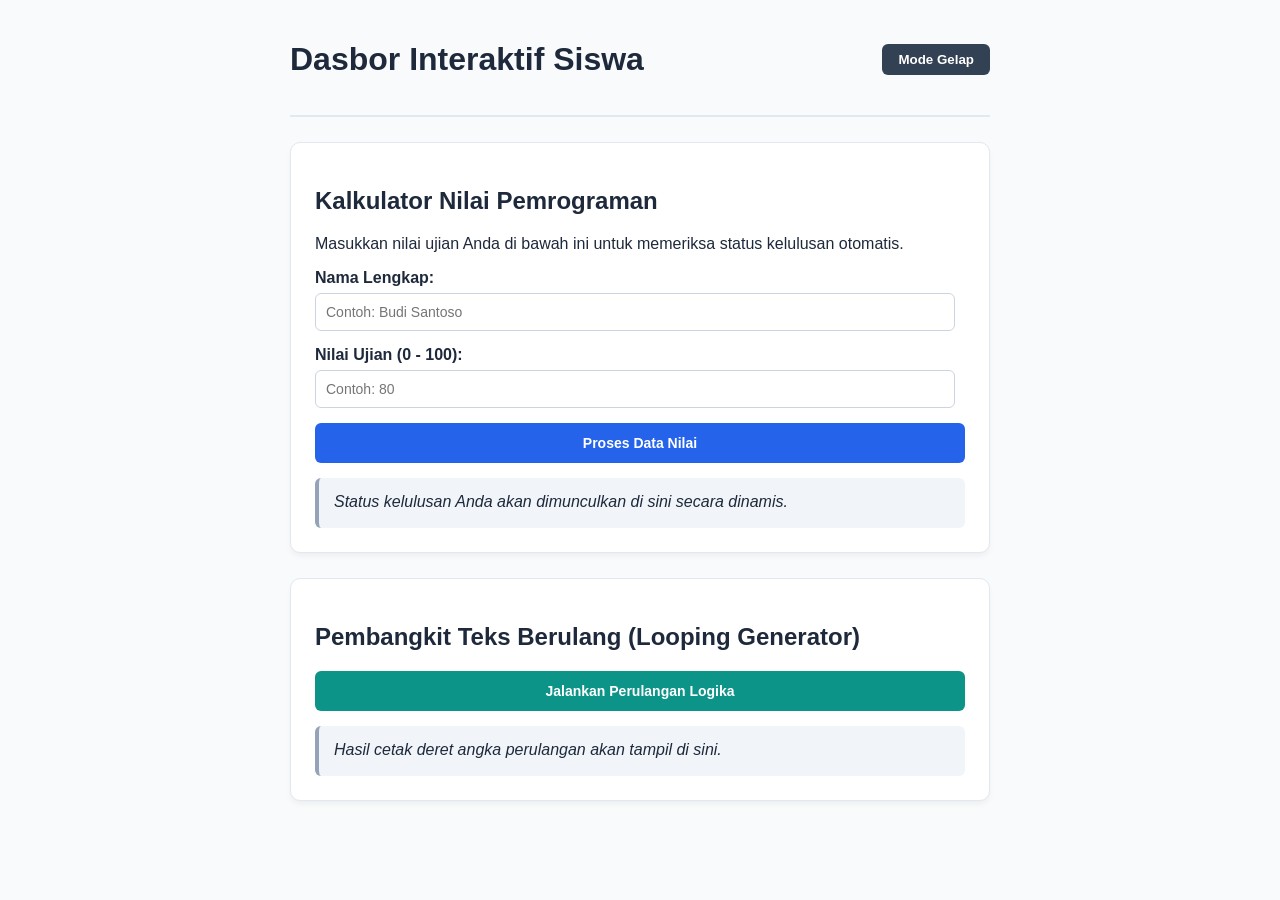
<file: EL X  TIP 1 PEMDAS/jobsheet 4/index.html>
<!DOCTYPE html>
<html lang="id">
<head>
    <meta charset="UTF-8">
    <meta name="viewport" content="width=device-width, initial-scale=1.0">
    <title>Web Interaktif JavaScript - X TIP</title>
    <link rel="stylesheet" href="style.css">
</head>
<body>
    <div class="main-container">
        <!-- Header Fitur Kontrol -->
        <header class="web-header">
            <h1>Dasbor Interaktif Siswa</h1>
            <button id="btn-togle" class="toggle-theme">Mode Gelap</button>
        </header>

        <!-- Kartu Fitur 1: Kalkulator Skor Kelulusan -->
        <section class="widget-card">
            <h2>Kalkulator Nilai Pemrograman</h2>
            <p>Masukkan nilai ujian Anda di bawah ini untuk memeriksa status kelulusan otomatis.</p>
            
            <div class="input-group">
                <label for="input-nama">Nama Lengkap:</label>
                <input type="text" id="input-nama" placeholder="Contoh: Budi Santoso">
            </div>
            <div class="input-group">
                <label for="input-nilai">Nilai Ujian (0 - 100):</label>
                <input type="number" id="input-nilai" placeholder="Contoh: 80">
            </div>
            <button id="btn-proses" class="action-btn">Proses Data Nilai</button>

            <!-- Area Output DOM -->
            <div id="box-hasil" class="result-box">
                Status kelulusan Anda akan dimunculkan di sini secara dinamis.
            </div>
        </section>

        <!-- Kartu Fitur 2: Simulasi Perulangan Logika -->
        <section class="widget-card">
            <h2>Pembangkit Teks Berulang (Looping Generator)</h2>
            <button id="btn-loop" class="action-btn variant-btn">Jalankan Perulangan Logika</button>
            <div id="box-loop" class="result-box">
                Hasil cetak deret angka perulangan akan tampil di sini.
            </div>
        </section>
    </div>
    <script src="script.js"></script>
</body>
</html>
</file>
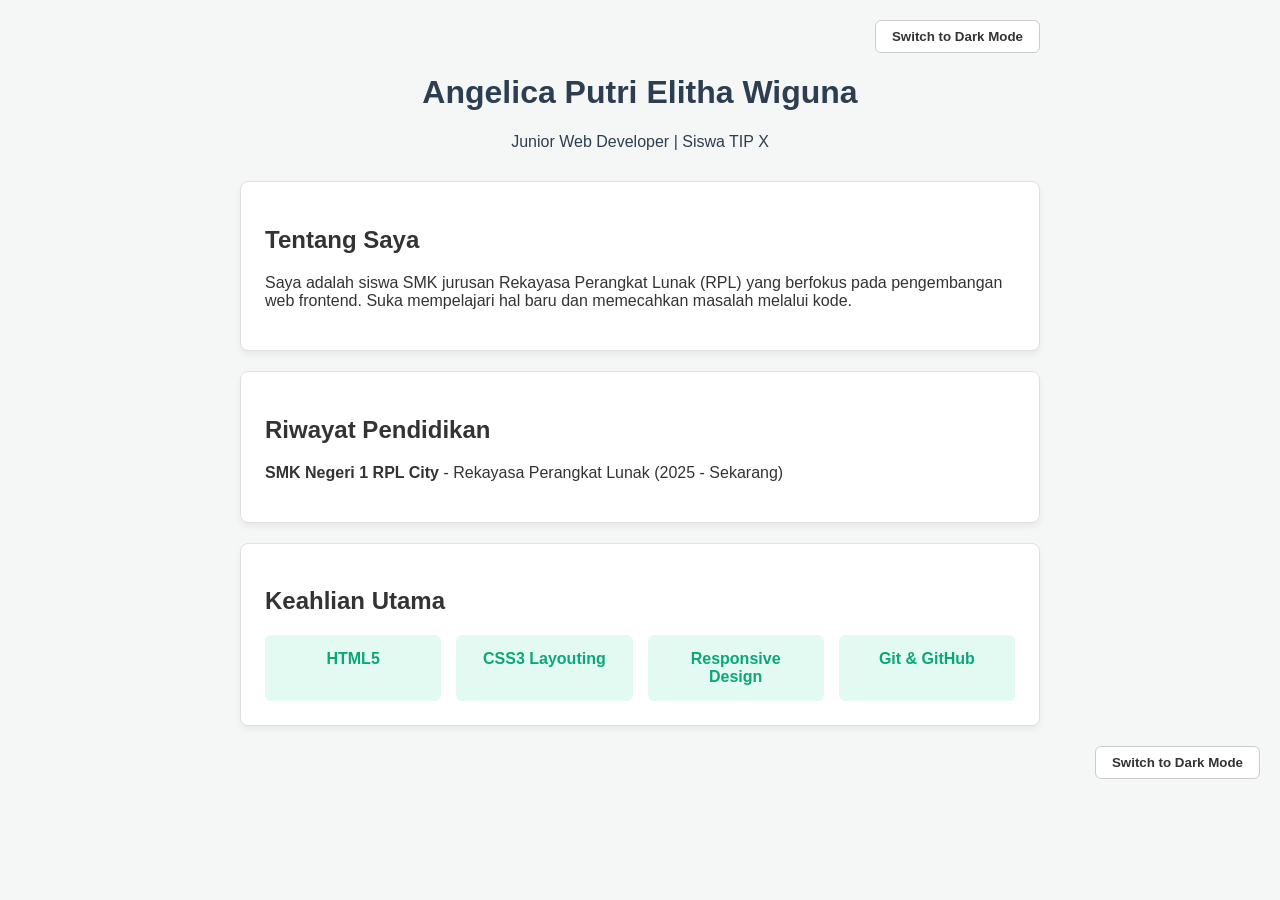
<file: EL X  TIP 1 PEMDAS/jobsheet 3/cv-css-project/index.html>
<!DOCTYPE html>
<html lang="id">

<head>
    <meta charset="UTF-8">
    <meta name="viewport" content="width=device-width, initial-scale=1.0">
    <!-- Title juga disesuaikan agar murid mengganti namanya -->
    <title>CV Online - Angelica Putri Elitha Wiguna</title>
    <link rel="stylesheet" href="style.css" />
</head>

<body>
    <div class="cv-container">
        <!-- Toggle Button untuk Tugas Mandiri Dark Mode -->
        <div class="toggle-container" style="text-align: right; margin-bottom: 20px;">
            <button class="btn-toggle" id="themeToggleBtn">Switch to Dark Mode</button>
        </div>

        <header class="cv-header">
            <!-- Instruksi penggantian nama untuk siswa -->
            <h1>Angelica Putri Elitha Wiguna</h1>
            <p>Junior Web Developer | Siswa TIP X</p>
        </header>

        <section class="cv-card">
            <h2>Tentang Saya</h2>
            <p>Saya adalah siswa SMK jurusan Rekayasa Perangkat Lunak (RPL) yang berfokus pada pengembangan web frontend. Suka mempelajari hal baru dan memecahkan masalah melalui kode.</p>
        </section>

        <section class="cv-card">
            <h2>Riwayat Pendidikan</h2>
            <p><strong>SMK Negeri 1 RPL City</strong> - Rekayasa Perangkat Lunak (2025 - Sekarang)</p>
        </section>

        <section class="cv-card">
            <h2>Keahlian Utama</h2>
            <div class="skills-container">
                <div class="skill-item">HTML5</div>
                <div class="skill-item">CSS3 Layouting</div>
                <div class="skill-item">Responsive Design</div>
                <div class="skill-item">Git & GitHub</div>
            </div>
        </section>
    </div>
    <div class="toggle-container" style="text-align: right; margin-bottom: 20px;">
    <button class="btn-toggle" id="themeToggleBtn">Switch to Dark Mode</button>
</div>
    <script src="script.js"></script>
</body>

</html>
</file>
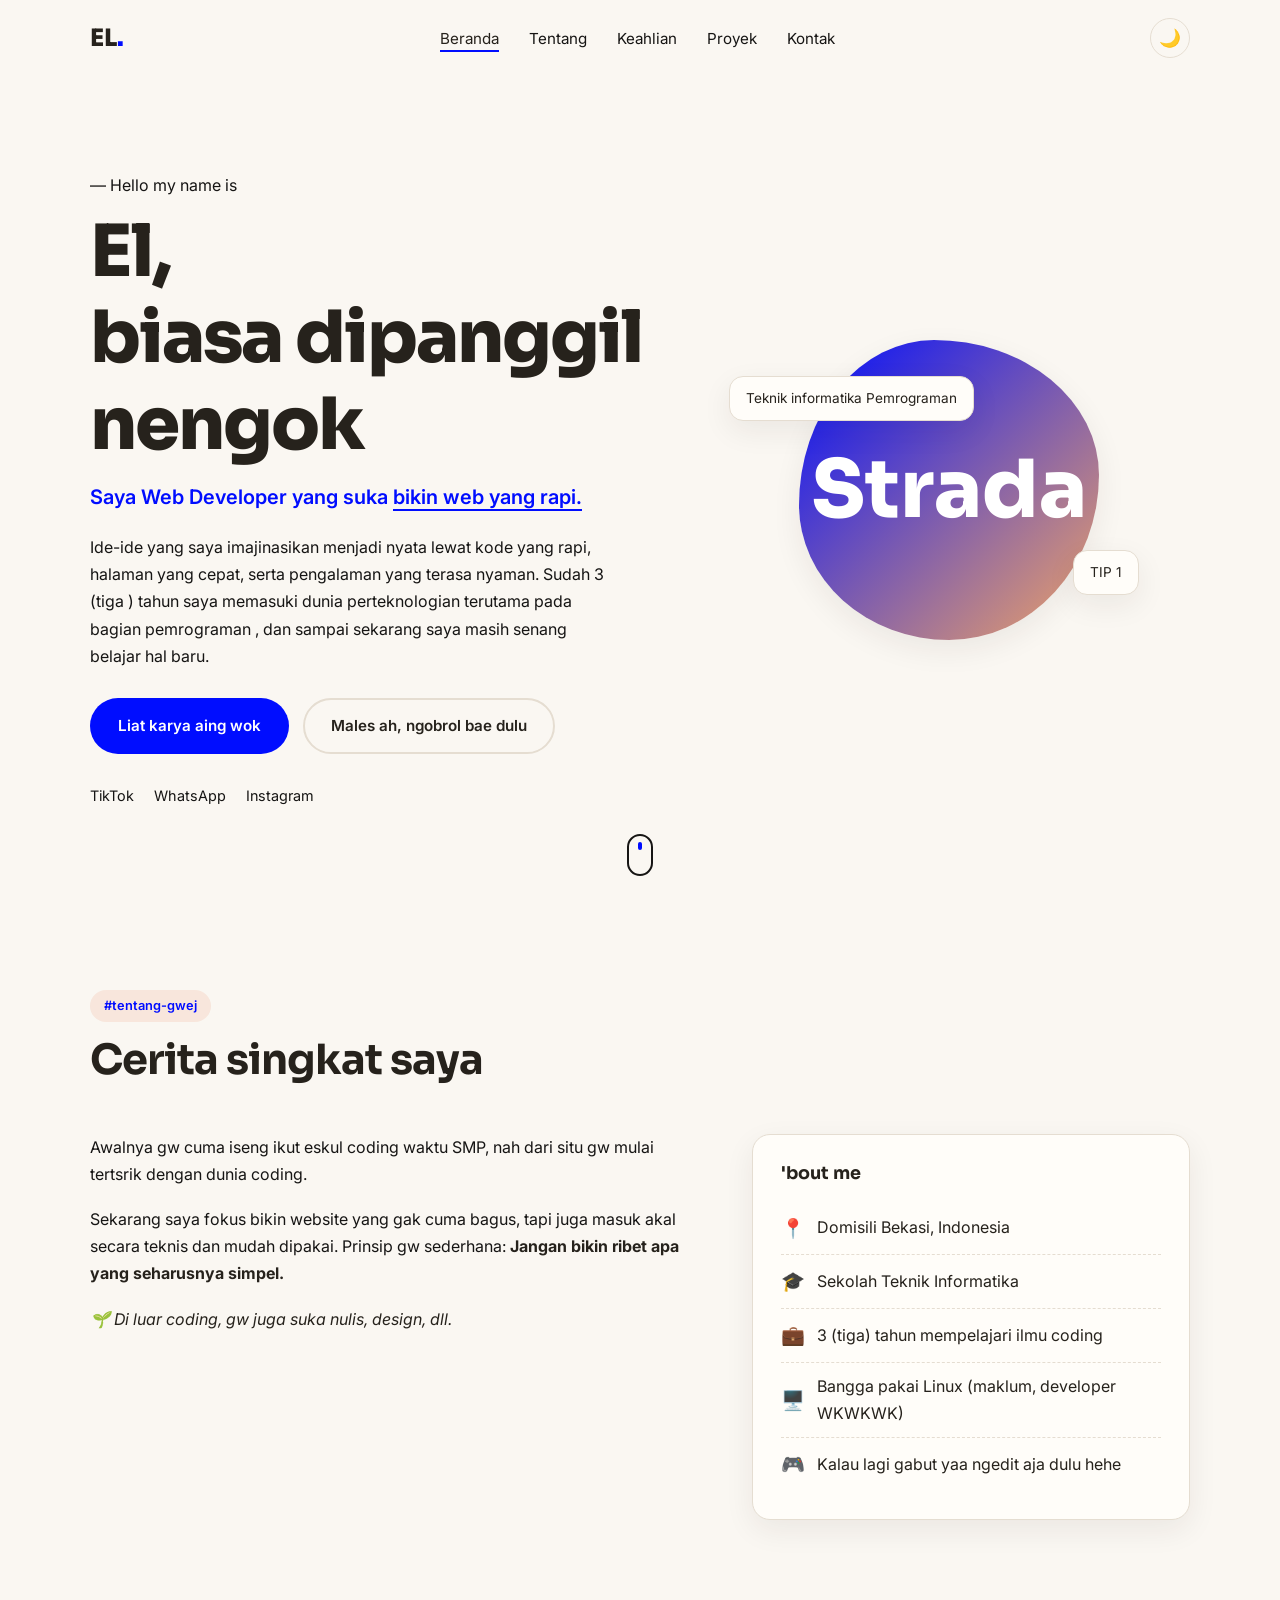
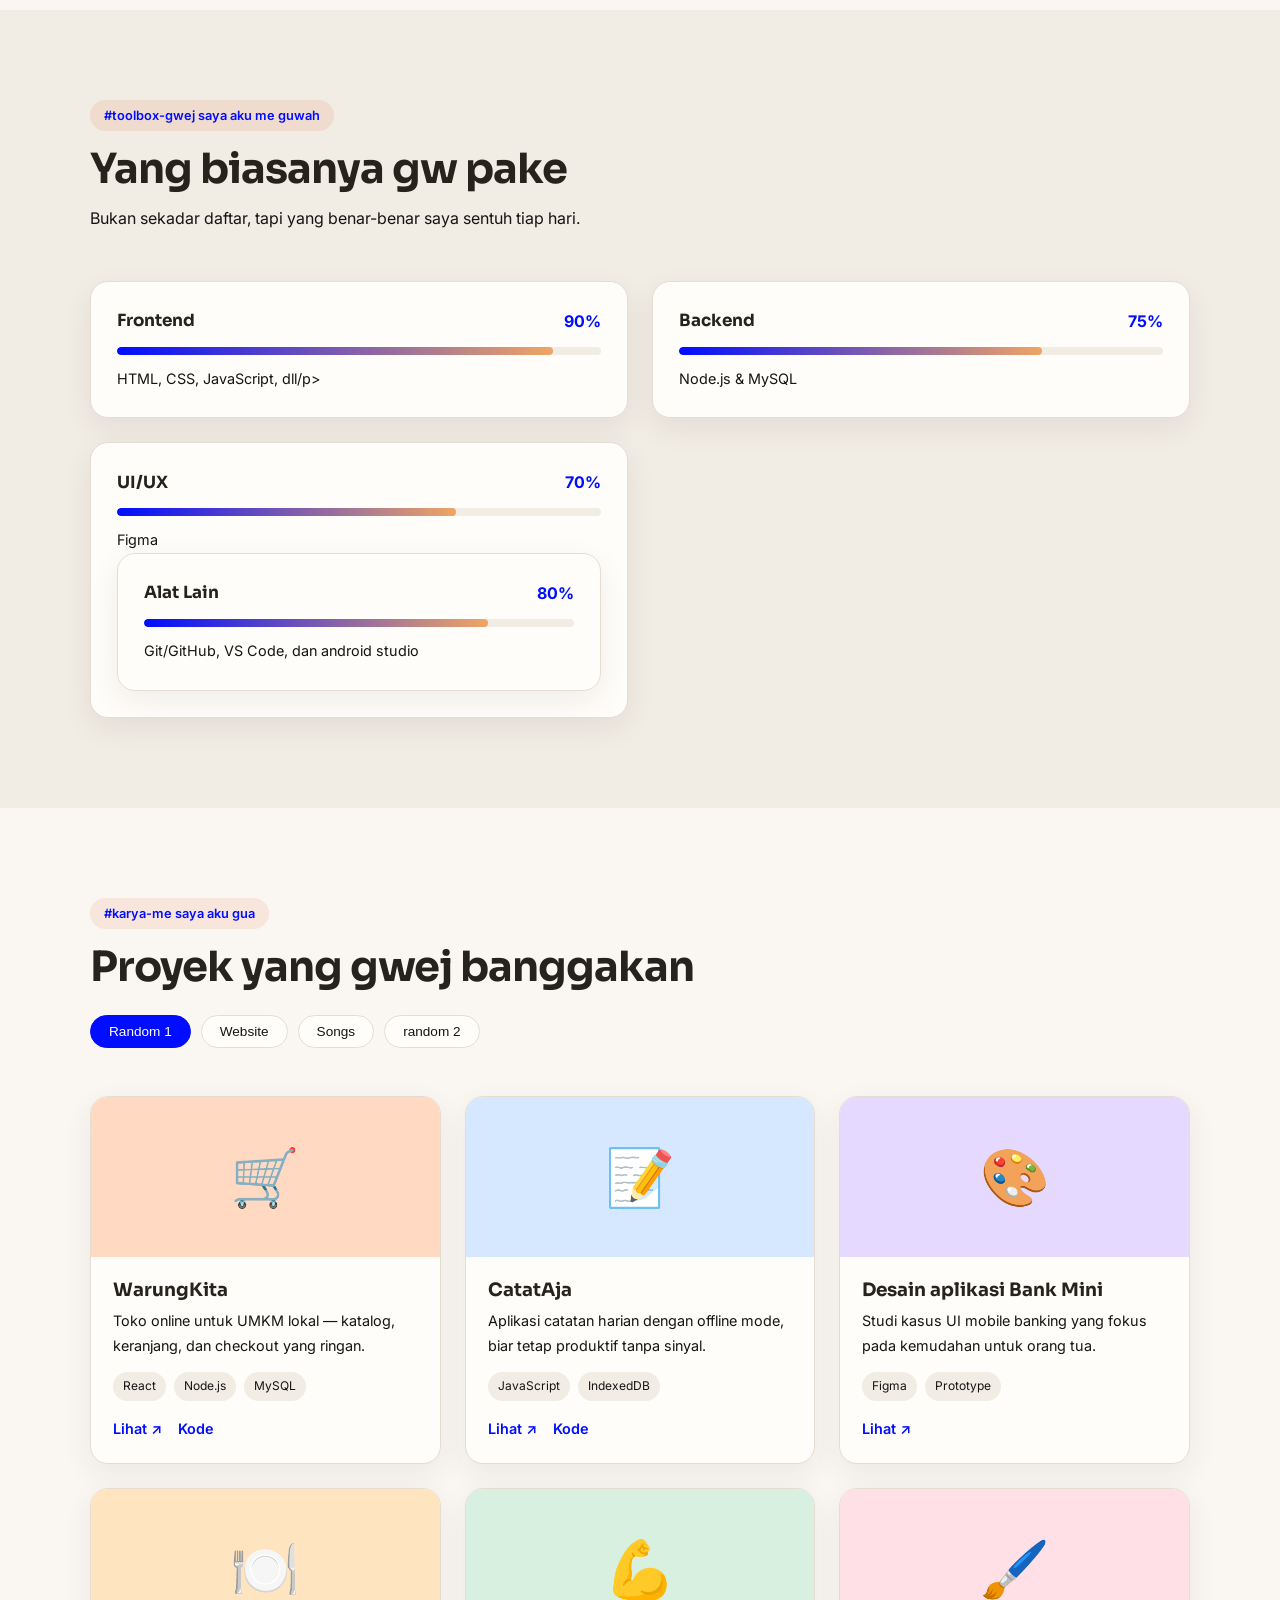
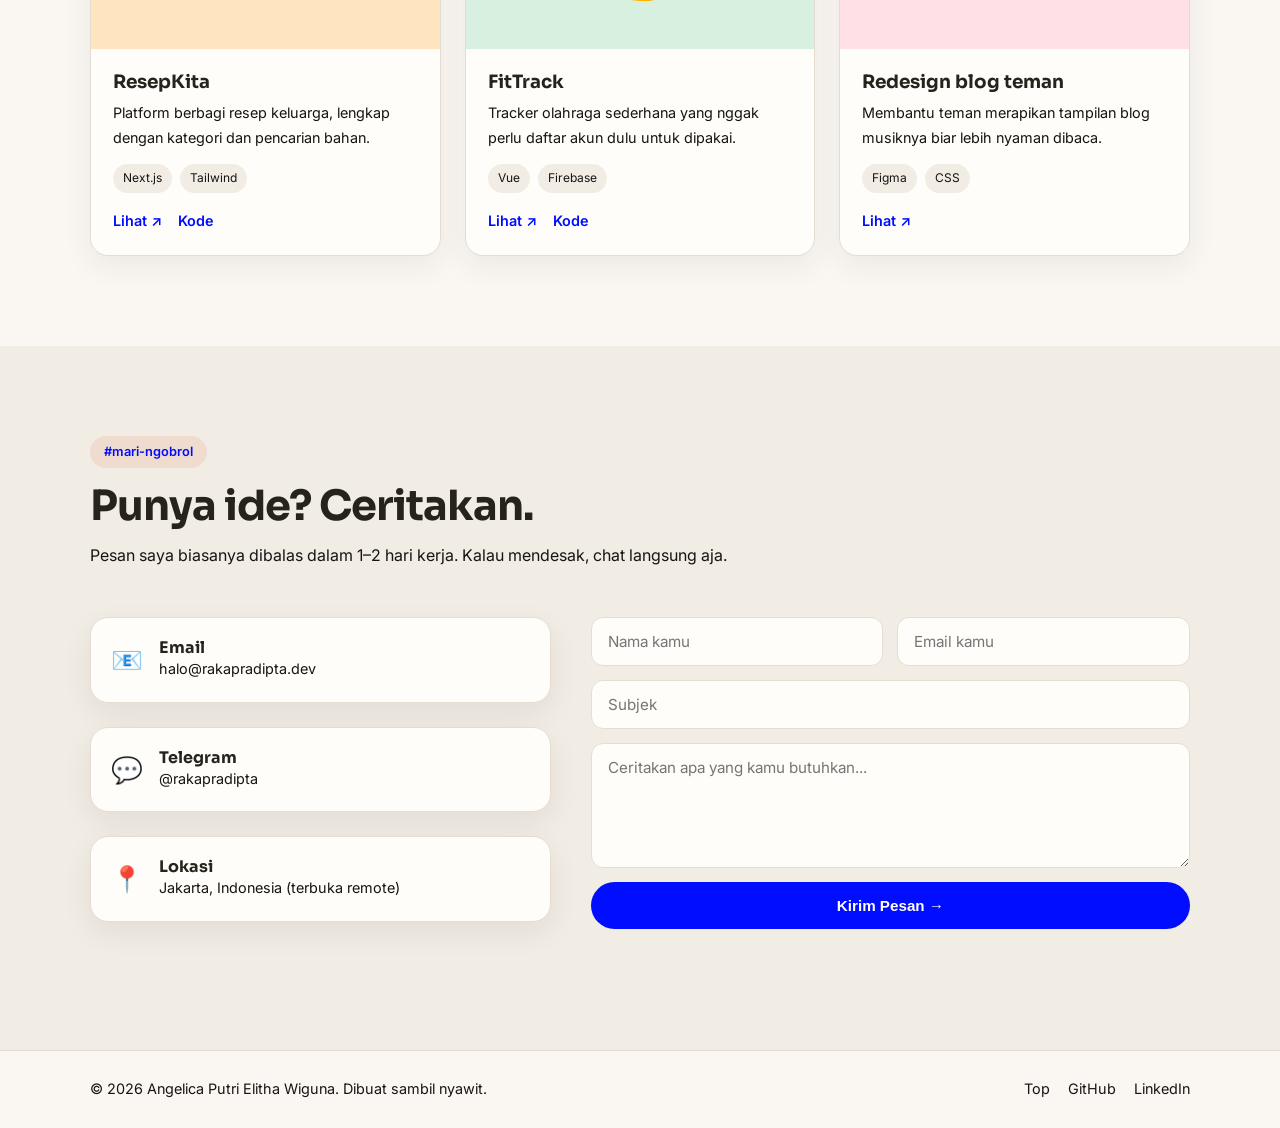
<file: EL X  TIP 1 PEMDAS/jobsheet 6/portofolio/index.html>
<!DOCTYPE html>
<html lang="id">
<head>
    <meta charset="UTF-8">
    <meta name="viewport" content="width=device-width, initial-scale=1.0">
    <meta name="description" content="Portofolio pribadi — seorang pengembang yang suka merangkai kode dan kopi.">
    <title>Hello, my  name is Angelica Putri — Web Developer</title>
    <link rel="stylesheet" href="style.css">
    <link rel="preconnect" href="https://fonts.googleapis.com">
    <link rel="preconnect" href="https://fonts.gstatic.com" crossorigin>
    <link href="https://fonts.googleapis.com/css2?family=Inter:wght@400;500;600;700&family=Sora:wght@600;700;800&display=swap" rel="stylesheet">
</head>
<body>

    <div class="scroll-progress" id="scrollProgress"></div>

    <header class="navbar" id="navbar">
        <div class="container nav-inner">
            <a href="#home" class="logo">EL<span>.</span></a>
            <nav>
                <ul class="nav-links" id="navLinks">
                    <li><a href="#home" class="active">Beranda</a></li>
                    <li><a href="#tentang">Tentang</a></li>
                    <li><a href="#keahlian">Keahlian</a></li>
                    <li><a href="#proyek">Proyek</a></li>
                    <li><a href="#kontak">Kontak</a></li>
                </ul>
            </nav>
            <div class="nav-actions">
                <button class="theme-toggle" id="themeToggle" aria-label="Ganti tema">🌙</button>
                <button class="hamburger" id="hamburger" aria-label="Menu">
                    <span></span><span></span><span></span>
                </button>
            </div>
        </div>
    </header>

    <section class="hero" id="home">
        <div class="container hero-inner">
            <div class="hero-text">
                <p class="hi">— Hello my name is </p>
                <h1>El,<br>biasa dipanggil nengok </h1>
                <p class="role">Saya Web Developer yang suka <span id="typed"></span></p>
                <p class="desc">
                    Ide-ide yang saya imajinasikan menjadi nyata lewat kode yang rapi, halaman yang cepat,
                    serta pengalaman yang terasa nyaman. Sudah 3 (tiga ) tahun saya memasuki dunia perteknologian terutama pada bagian pemrograman , dan sampai sekarang saya masih senang belajar hal baru.
                </p>
                <div class="hero-btns">
                    <a href="#proyek" class="btn btn-primary">Liat karya aing wok </a>
                    <a href="#kontak" class="btn btn-ghost">Males ah, ngobrol bae dulu </a>
                </div>
                <div class="hero-socials">
                    <a href="#" aria-label="github">TikTok</a>
                    <a href="#" aria-label="linkedin">WhatsApp</a>
                    <a href="#" aria-label="instagram">Instagram</a>
                </div>
            </div>
            <div class="hero-visual">
                <div class="avatar-wrap">
                    <div class="avatar">Strada</div>
                    <div class="badge badge-1"> Teknik informatika Pemrograman </div>
                    <div class="badge badge-2"> TIP 1</div>
                </div>
            </div>
        </div>
        <a href="#tentang" class="scroll-hint" aria-label="scroll ke bawah">
            <span></span>
        </a>
    </section>

    <section class="section" id="tentang">
        <div class="container">
            <div class="section-head">
                <span class="tag">#tentang-gwej</span>
                <h2>Cerita singkat saya</h2>
            </div>
            <div class="tentang-grid">
                <div class="tentang-text">
                    <p>
                        Awalnya gw cuma iseng ikut eskul coding waktu SMP, nah dari situ gw mulai tertsrik dengan dunia coding.
                    </p>
                    <p>
                        Sekarang saya fokus bikin website yang gak cuma bagus, tapi juga
                        masuk akal secara teknis dan mudah dipakai. Prinsip gw sederhana:
                        <strong>Jangan bikin ribet apa yang seharusnya simpel.</strong>
                    </p>
                    <p class="emoji-line">🌱 Di luar coding, gw juga suka nulis, design, dll.</p>
                </div>
                <div class="tentang-fakta">
                    <h3>'bout me</h3>
                    <ul>
                        <li><span>📍</span> Domisili Bekasi, Indonesia</li>
                        <li><span>🎓</span> Sekolah Teknik Informatika</li>
                        <li><span>💼</span> 3 (tiga) tahun mempelajari ilmu coding </li>
                        <li><span>🖥️</span> Bangga pakai Linux (maklum, developer WKWKWK)</li>
                        <li><span>🎮</span> Kalau lagi gabut yaa ngedit aja dulu hehe</li>
                    </ul>
                </div>
            </div>
        </div>
    </section>

    <section class="section bg-soft" id="keahlian">
        <div class="container">
            <div class="section-head">
                <span class="tag">#toolbox-gwej saya aku me guwah</span>
                <h2>Yang biasanya gw pake</h2>
                <p class="sub">Bukan sekadar daftar, tapi yang benar-benar saya sentuh tiap hari.</p>
            </div>
            <div class="skills-grid">
                <div class="skill-card">
                    <div class="skill-top"><h3>Frontend</h3><span>90%</span></div>
                    <div class="bar"><div class="bar-fill" style="--w:90%"></div></div>
                    <p>HTML, CSS, JavaScript, dll/p>
                </div>
                <div class="skill-card">
                    <div class="skill-top"><h3>Backend</h3><span>75%</span></div>
                    <div class="bar"><div class="bar-fill" style="--w:75%"></div></div>
                    <p>Node.js & MySQL </p>
                </div>
                <div class="skill-card">
                    <div class="skill-top"><h3>UI/UX</h3><span>70%</span></div>
                    <div class="bar"><div class="bar-fill" style="--w:70%"></div></div>
                    <p>Figma 
                <div class="skill-card">
                    <div class="skill-top"><h3>Alat Lain</h3><span>80%</span></div>
                    <div class="bar"><div class="bar-fill" style="--w:80%"></div></div>
                    <p>Git/GitHub, VS Code, dan android studio</p>
                </div>
            </div>
        </div>
    </section>

    <section class="section" id="proyek">
        <div class="container">
            <div class="section-head">
                <span class="tag">#karya-me saya aku gua</span>
                <h2>Proyek yang gwej banggakan</h2>
                <div class="filter" id="filter">
                    <button class="filter-btn active" data-filter="all">Random 1</button>
                    <button class="filter-btn" data-filter="web">Website</button>
                    <button class="filter-btn" data-filter="app">Songs</button>
                    <button class="filter-btn" data-filter="desain">random 2</button>
                </div>
            </div>
            <div class="projects-grid" id="projectsGrid">

                <article class="project-card" data-cat="web">
                    <div class="project-img" style="background:#ffd9c2">
                        <span class="project-emoji">🛒</span>
                    </div>
                    <div class="project-body">
                        <h3>WarungKita</h3>
                        <p>Toko online untuk UMKM lokal — katalog, keranjang, dan checkout yang ringan.</p>
                        <div class="project-tags"><span>React</span><span>Node.js</span><span>MySQL</span></div>
                        <div class="project-links">
                            <a href="#">Lihat ↗</a><a href="#">Kode</a>
                        </div>
                    </div>
                </article>

                <article class="project-card" data-cat="app">
                    <div class="project-img" style="background:#d5e8ff">
                        <span class="project-emoji">📝</span>
                    </div>
                    <div class="project-body">
                        <h3>CatatAja</h3>
                        <p>Aplikasi catatan harian dengan offline mode, biar tetap produktif tanpa sinyal.</p>
                        <div class="project-tags"><span>JavaScript</span><span>IndexedDB</span></div>
                        <div class="project-links">
                            <a href="#">Lihat ↗</a><a href="#">Kode</a>
                        </div>
                    </div>
                </article>

                <article class="project-card" data-cat="desain">
                    <div class="project-img" style="background:#e6d9ff">
                        <span class="project-emoji">🎨</span>
                    </div>
                    <div class="project-body">
                        <h3>Desain aplikasi Bank Mini</h3>
                        <p>Studi kasus UI mobile banking yang fokus pada kemudahan untuk orang tua.</p>
                        <div class="project-tags"><span>Figma</span><span>Prototype</span></div>
                        <div class="project-links">
                            <a href="#">Lihat ↗</a>
                        </div>
                    </div>
                </article>

                <article class="project-card" data-cat="web">
                    <div class="project-img" style="background:#ffe4c0">
                        <span class="project-emoji">🍽️</span>
                    </div>
                    <div class="project-body">
                        <h3>ResepKita</h3>
                        <p>Platform berbagi resep keluarga, lengkap dengan kategori dan pencarian bahan.</p>
                        <div class="project-tags"><span>Next.js</span><span>Tailwind</span></div>
                        <div class="project-links">
                            <a href="#">Lihat ↗</a><a href="#">Kode</a>
                        </div>
                    </div>
                </article>

                <article class="project-card" data-cat="app">
                    <div class="project-img" style="background:#d8f0e0">
                        <span class="project-emoji">💪</span>
                    </div>
                    <div class="project-body">
                        <h3>FitTrack</h3>
                        <p>Tracker olahraga sederhana yang nggak perlu daftar akun dulu untuk dipakai.</p>
                        <div class="project-tags"><span>Vue</span><span>Firebase</span></div>
                        <div class="project-links">
                            <a href="#">Lihat ↗</a><a href="#">Kode</a>
                        </div>
                    </div>
                </article>

                <article class="project-card" data-cat="desain">
                    <div class="project-img" style="background:#ffe0e6">
                        <span class="project-emoji">🖌️</span>
                    </div>
                    <div class="project-body">
                        <h3>Redesign blog teman</h3>
                        <p>Membantu teman merapikan tampilan blog musiknya biar lebih nyaman dibaca.</p>
                        <div class="project-tags"><span>Figma</span><span>CSS</span></div>
                        <div class="project-links">
                            <a href="#">Lihat ↗</a>
                        </div>
                    </div>
                </article>

            </div>
        </div>
    </section>

    <section class="section bg-soft" id="kontak">
        <div class="container">
            <div class="section-head">
                <span class="tag">#mari-ngobrol</span>
                <h2>Punya ide? Ceritakan.</h2>
                <p class="sub">Pesan saya biasanya dibalas dalam 1–2 hari kerja. Kalau mendesak, chat langsung aja.</p>
            </div>
            <div class="kontak-grid">
                <div class="kontak-info">
                    <div class="kontak-item">
                        <span class="ci-emoji">📧</span>
                        <div><h4>Email</h4><p>halo@rakapradipta.dev</p></div>
                    </div>
                    <div class="kontak-item">
                        <span class="ci-emoji">💬</span>
                        <div><h4>Telegram</h4><p>@rakapradipta</p></div>
                    </div>
                    <div class="kontak-item">
                        <span class="ci-emoji">📍</span>
                        <div><h4>Lokasi</h4><p>Jakarta, Indonesia (terbuka remote)</p></div>
                    </div>
                </div>
                <form class="kontak-form" id="contactForm">
                    <div class="form-row">
                        <input type="text" name="nama" placeholder="Nama kamu" required>
                        <input type="email" name="email" placeholder="Email kamu" required>
                    </div>
                    <input type="text" name="subjek" placeholder="Subjek">
                    <textarea name="pesan" rows="5" placeholder="Ceritakan apa yang kamu butuhkan..." required></textarea>
                    <button type="submit" class="btn btn-primary">Kirim Pesan →</button>
                    <p class="form-note" id="formNote"></p>
                </form>
            </div>
        </div>
    </section>

    <footer>
        <div class="container footer-inner">
            <p>© 2026 Angelica Putri Elitha Wiguna. Dibuat sambil nyawit.</p>
            <div class="footer-links">
                <a href="#">Top</a>
                <a href="#">GitHub</a>
                <a href="#">LinkedIn</a>
            </div>
        </div>
    </footer>

    <script src="script.js"></script>
</body>
</html>
</file>
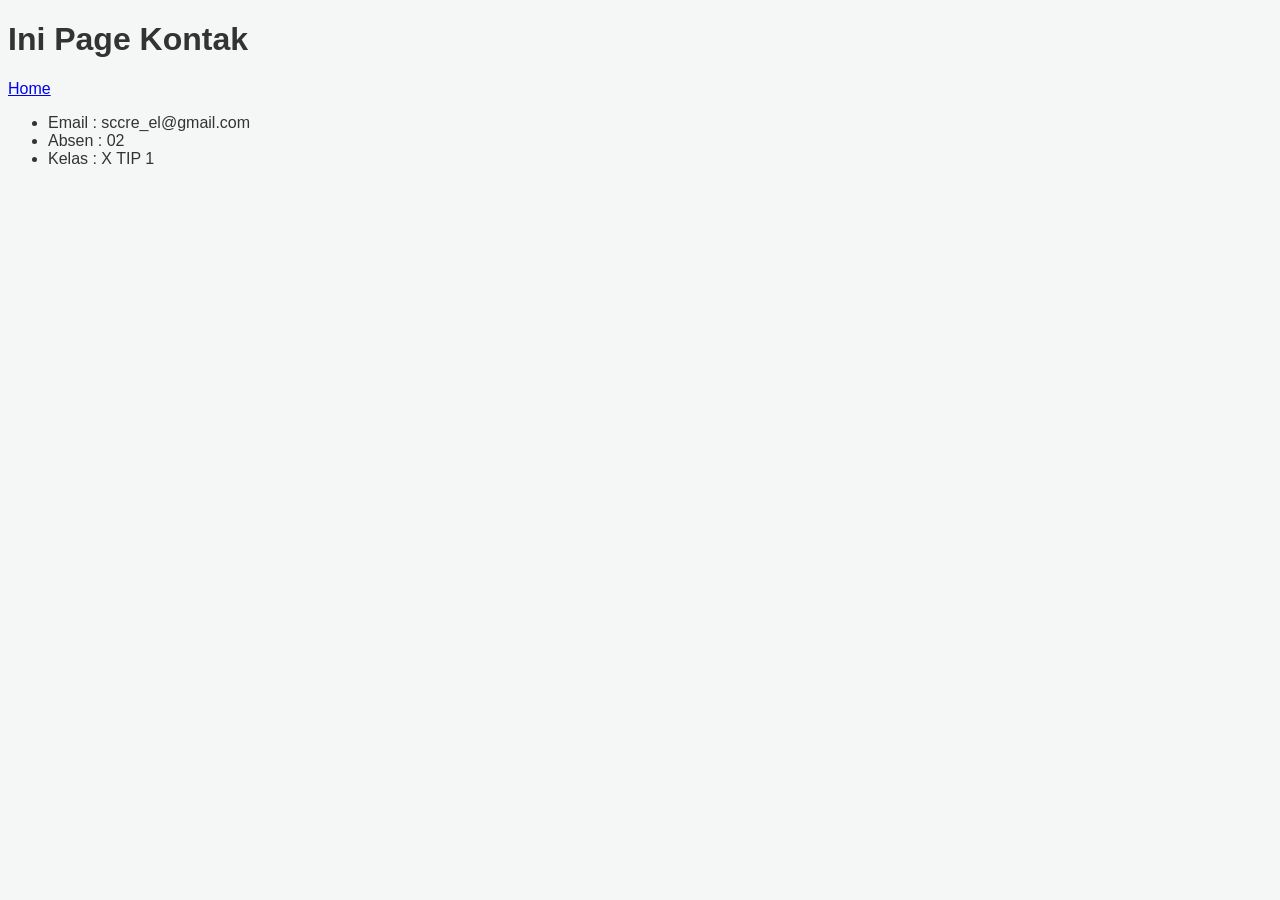
<file: EL X  TIP 1 PEMDAS/jobsheet 2/kontak.html>
<!DOCTYPE html>
<html lang="en">
<head>
    <meta charset="UTF-8">
    <meta name="viewport" content="width=device-width, initial-scale=1.0">
    <title>Page Kontak</title>
    <link rel="stylesheet" href="style.css">
    <!DOCTYPE html>
<html lang="en">
</head>
<body>
    <header>
        <h1>
            Ini Page Kontak
        </h1>
        <nav>
            <a href="index.html">Home</a>
        </nav>
    </header>
    <ul>
        <li>
            Email : sccre_el@gmail.com
        </li>
        <li>
            Absen : 02
        </li>
        <li>
            Kelas : X TIP 1
        </li>
    </ul>
</body>
</html>
</file>
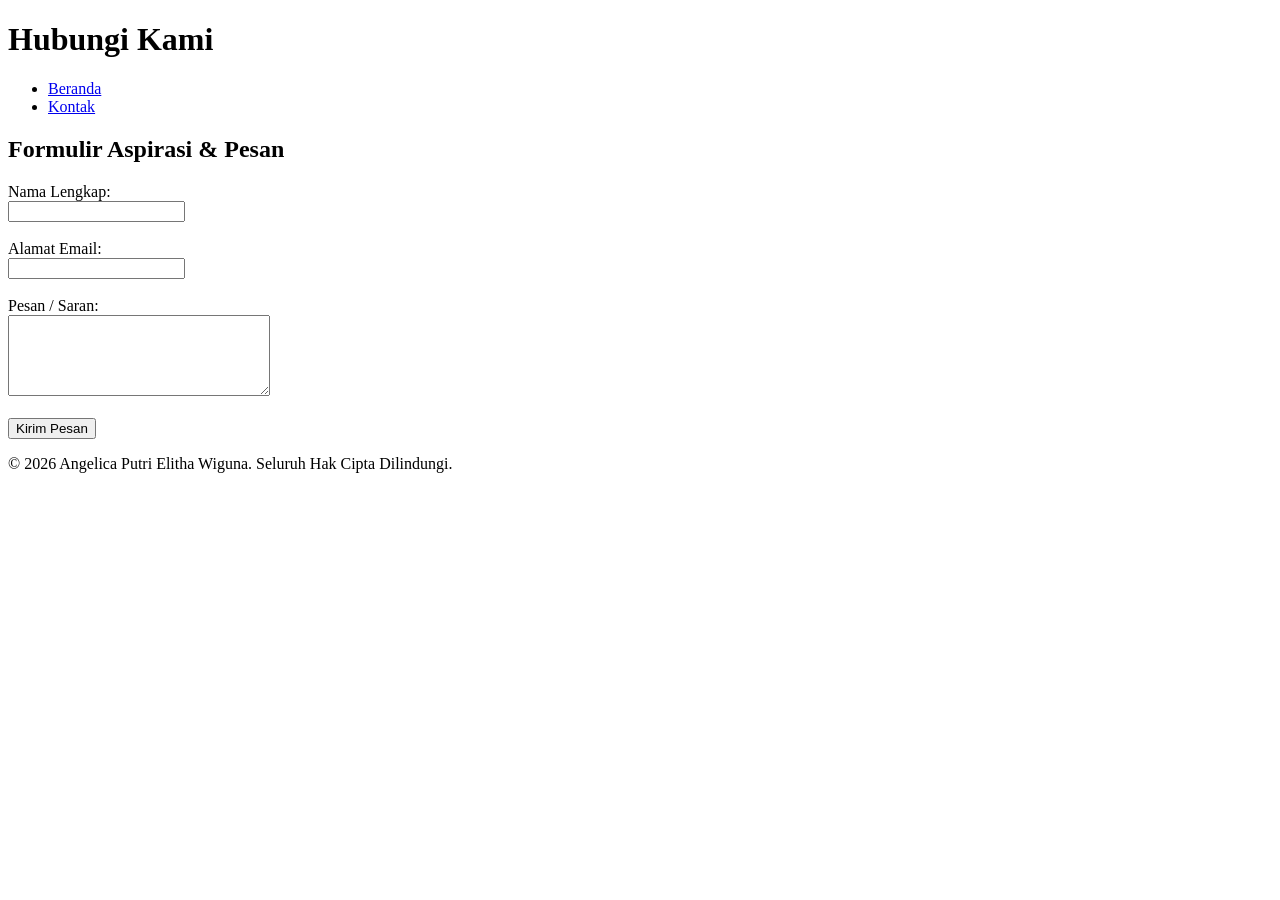
<file: EL X  TIP 1 PEMDAS/jobsheet 2/Tugas Mandiri/kontak.html>
<!DOCTYPE html>
<html lang="id">
<head>
    <meta charset="UTF-8">
    <meta name="viewport" content="width=device-width, initial-scale=1.0">
    <title>Kontak Kami - Portofolio</title>
</head>
<body>

    <header>
        <h1>Hubungi Kami</h1>
        <nav>
            <ul>
                <li><a href="index.html">Beranda</a></li>
                <li><a href="kontak.html">Kontak</a></li>
            </ul>
        </nav>
    </header>

    <main>
        <section>
            <h2>Formulir Aspirasi & Pesan</h2>
            <form action="#" method="POST">
                <div>
                    <label for="nama">Nama Lengkap:</label><br>
                    <input type="text" id="nama" name="nama" required>
                </div>
                <br>
                <div>
                    <label for="email">Alamat Email:</label><br>
                    <input type="email" id="email" name="email" required>
                </div>
                <br>
                <div>
                    <label for="pesan">Pesan / Saran:</label><br>
                    <textarea id="pesan" name="pesan" rows="5" cols="30" required></textarea>
                </div>
                <br>
                <button type="submit">Kirim Pesan</button>
            </form>
        </section>
    </main>

    <footer>
        <p>&copy; 2026 Angelica Putri Elitha Wiguna. Seluruh Hak Cipta Dilindungi.</p>
    </footer>

</body>
</html>
</file>
<file: EL X  TIP 1 PEMDAS/jobsheet 4/style.css>
body {
  background-color: #f8fafc;
  color: #1e293b;
  margin: 0;
  padding: 20px;
  transition:
    background-color 0.3s ease,
    color 0.3s ease;
}

.main-container {
  font-family: "Jetbrains Mono", sans-serif;
}

body.dark-theme {
  background-color: #0f172a;
  color: #f1f5f9;
}

.main-container {
  max-width: 700px;
  margin: 0 auto;
}

.web-header {
  display: flex;
  justify-content: space-between;
  align-items: center;
  margin-bottom: 25px;
  border-bottom: 2px solid #e2e8f0;
  padding-bottom: 15px;
}

.toggle-theme {
  background-color: #334155;
  color: #ffffff;
  border: none;
  padding: 8px 16px;
  border-radius: 6px;
  cursor: pointer;
  font-weight: 600;
}

.toggle-theme {
  font-family: "Jetbrains Mono", sans-serif;
}

.widget-card {
  background-color: #ffffff;
  padding: 24px;
  margin-bottom: 25px;
  border: 1px solid #e2e8f0;
  border-radius: 10px;
  box-shadow: 0 4px 6px -1px rgba(0, 0, 0, 0.05);
  transition: background-color 0.3s ease;
}

body.dark-theme .widget-card {
  background-color: #1e293b;
  border-color: #334155;
}

.input-group {
  margin-bottom: 15px;
}

.input-group label {
  display: block;
  margin-bottom: 6px;
  font-weight: 600;
}

.input-group input {
  width: 95%;
  padding: 10px;
  border: 1px solid #cbd5e1;
  border-radius: 6px;
  font-size: 14px;
}

body.dark-theme .input-group input {
  background-color: #334155;
  color: white;
  border-color: #475569;
}

.action-btn {
  background-color: #2563eb;
  color: white;
  border: none;
  padding: 12px 20px;
  font-size: 14px;
  font-weight: 600;
  border-radius: 6px;
  cursor: pointer;
  width: 100%;
  margin-bottom: 15px;
}

.action-btn:hover {
  background-color: #1d4ed8;
}

.variant-btn {
  background-color: #0d9488;
}

.variant-btn:hover {
  background-color: #0f766e;
}

.result-box {
  background-color: #f1f5f9;
  padding: 15px;
  border-radius: 6px;
  border-left: 4px solid #94a3b8;
  font-style: italic;
  min-height: 20px;
}

body.dark-theme .result-box {
  background-color: #334155;
  border-left-color: #64748b;
}
</file>
<file: EL X  TIP 1 PEMDAS/jobsheet 3/cv-css-project/style.css>
body {
    background-color: #f4f7f6;
    font-family: Arial, sans-serif;
    color: #333333;
    margin: 0;
    padding: 20px;
}
@import url('https://fonts.googleapis.com/css2?family=Poppins:wght@300;400;600&display=swap');

body {
    background-color: #f4f7f6;
    font-family: 'Poppins', sans-serif;
    color: #333333;
    margin: 0;
    padding: 20px;
}

.cv-container {
    max-width: 800px;
    margin: 0 auto;
}

.cv-header {
    text-align: center;
    margin-bottom: 30px;
    color: #2c3e50;
}

.cv-card {
    background-color: #ffffff;
    padding: 24px;
    margin-bottom: 20px;
    border: 1px solid #e0e0e0;
    border-radius: 8px;
    box-shadow: 0 4px 6px rgba(0,0,0,0.05);
}
skills-container {
    display: flex;
    justify-content: space-between;
    flex-wrap: wrap;
    gap: 15px;
}

.skill-item {
    flex: 1;
    min-width: 120px;
    background-color: #e3faf2;
    color: #0ca678;
    font-weight: 600;
    padding: 15px;
    text-align: center;
    border-radius: 6px;
}

@media (max-width: 600px) {
    .skills-container {
        flex-direction: column;
    }
    body {
        padding: 10px;
    }
    .cv-card {
        padding: 15px;
    }
}
@import url('https://fonts.googleapis.com/css2?family=Poppins:wght@300;400;600&display=swap');

/* ====================================
   STYLING DASAR (LIGHT MODE)
==================================== */
body {
  background-color: #f4f7f6;
  font-family: 'Poppins', sans-serif;
  color: #333333;
  margin: 0;
  padding: 20px;
  transition: background-color 0.3s ease, color 0.3s ease;
}

.cv-container {
  max-width: 800px;
  margin: 0 auto;
}

.cv-header {
  text-align: center;
  margin-bottom: 30px;
  color: #2c3e50;
  transition: color 0.3s ease;
}

.cv-card {
  background-color: #ffffff;
  padding: 24px;
  margin-bottom: 20px;
  border: 1px solid #e0e0e0;
  border-radius: 8px;
  box-shadow: 0 4px 6px rgba(0, 0, 0, 0.05);
  transition: background-color 0.3s ease, border-color 0.3s ease, box-shadow 0.3s ease;
}

.skills-container {
  display: flex;
  justify-content: space-between;
  flex-wrap: wrap;
  gap: 15px;
}

.skill-item {
  flex: 1;
  min-width: 120px;
  background-color: #e3faf2;
  color: #0ca678;
  font-weight: 600;
  padding: 15px;
  text-align: center;
  border-radius: 6px;
  transition: background-color 0.3s ease, color 0.3s ease;
}
.btn-toggle {
  padding: 8px 16px;
  border-radius: 6px;
  border: 1px solid #ccc;
  cursor: pointer;
  background-color: #ffffff;
  color: #333333;
  font-family: 'Poppins', sans-serif;
  font-weight: 600;
  transition: background-color 0.3s ease, color 0.3s ease, border-color 0.3s ease;
}

.btn-toggle:hover {
  background-color: #e0e0e0;
}

/* ====================================
   RESPONSIVE DESIGN (MEDIA QUERIES)
==================================== */
@media (max-width: 600px) {
  .skills-container {
    flex-direction: column;
  }
  body {
    padding: 10px;
  }
  .cv-card {
    padding: 15px;
  }
}

/* ====================================
   TUGAS MANDIRI: DARK MODE
==================================== */
body.dark-theme {
  background-color: #1a1a1a;
  color: #ffffff;
}

body.dark-theme .cv-card {
  background-color: #2d2d2d;
  border-color: #444444;
  box-shadow: 0 4px 6px rgba(0, 0, 0, 0.3);
}
body.dark-theme h1,
body.dark-theme h2,
body.dark-theme h3,
body.dark-theme p,
body.dark-theme .cv-header {
  color: #ffffff !important;
}

body.dark-theme .skill-item {
  background-color: #1c3d37;
  color: #12b886;
}

body.dark-theme .btn-toggle {
  background-color: #333333;
  color: #ffffff;
  border-color: #555555;
}

body.dark-theme .btn-toggle:hover {
  background-color: #555555;
}
</file>
<file: EL X  TIP 1 PEMDAS/jobsheet 6/portofolio/style.css>
:root {
  --bg: #faf7f2;
  --bg-soft: #f1ece4;
  --text: #26221c;
  --text-soft: #161514;
  --accent: #000dff;
  --accent-dark: #0c33f9;
  --card: #fffdf9;
  --border: #e5ddd1;
  --shadow: 0 10px 30px rgba(38, 34, 28, 0.07);
  --radius: 18px;
  --container: 1100px;
  --font-body: 'Inter', sans-serif;
  --font-head: 'Sora', sans-serif;
}

[data-theme="dark"] {
  --bg: #151310;
  --bg-soft: #000000;
  --text: #fffef6;
  --text-soft: #fffefd;
  --accent: #0d00ff;
  --accent-dark: #070707;
  --card: #201d18;
  --border: #2e2a24;
  --shadow: 0 10px 30px rgba(0, 0, 0, 0.4);
}

* { margin: 0; padding: 0; box-sizing: border-box; }

html { scroll-behavior: smooth; }

body {
  font-family: var(--font-body);
  background: var(--bg);
  color: var(--text);
  line-height: 1.7;
  transition: background .4s, color .4s;
  overflow-x: hidden;
}

.container {
  width: min(var(--container), 92%);
  margin: 0 auto;
}

h1, h2, h3, h4 { font-family: var(--font-head); line-height: 1.2; }

a { color: inherit; text-decoration: none; }

.scroll-progress {
  position: fixed;
  top: 0; left: 0;
  height: 3px;
  background: var(--accent);
  width: 0%;
  z-index: 1000;
}

.navbar {
  position: fixed;
  top: 0; left: 0; right: 0;
  z-index: 999;
  padding: 18px 0;
  transition: background .3s, box-shadow .3s, padding .3s;
}
.navbar.scrolled {
  background: var(--bg);
  box-shadow: var(--shadow);
  padding: 12px 0;
}
.nav-inner { display: flex; align-items: center; justify-content: space-between; }
.logo {
  font-family: var(--font-head);
  font-weight: 800;
  font-size: 1.5rem;
}
.logo span { color: var(--accent); }
.nav-links { display: flex; gap: 30px; list-style: none; }
.nav-links a {
  font-size: .95rem;
  color: var(--text-soft);
  position: relative;
  padding: 4px 0;
  transition: color .2s;
}
.nav-links a::after {
  content: "";
  position: absolute;
  left: 0; bottom: 0;
  width: 0; height: 2px;
  background: var(--accent);
  transition: width .25s;
}
.nav-links a:hover, .nav-links a.active { color: var(--text); }
.nav-links a:hover::after, .nav-links a.active::after { width: 100%; }
.nav-actions { display: flex; align-items: center; gap: 12px; }
.theme-toggle {
  background: none;
  border: 1px solid var(--border);
  border-radius: 50%;
  width: 40px; height: 40px;
  font-size: 1.1rem;
  cursor: pointer;
  color: var(--text);
  transition: transform .3s;
}
.theme-toggle:hover { transform: rotate(20deg); }
.hamburger {
  display: none;
  flex-direction: column;
  gap: 5px;
  background: none;
  border: none;
  cursor: pointer;
}
.hamburger span {
  width: 24px; height: 2px;
  background: var(--text);
  transition: .3s;
}
.hamburger.open span:nth-child(1) { transform: rotate(45deg) translate(5px, 5px); }
.hamburger.open span:nth-child(2) { opacity: 0; }
.hamburger.open span:nth-child(3) { transform: rotate(-45deg) translate(5px, -5px); }

.hero {
  min-height: 100vh;
  display: flex;
  align-items: center;
  position: relative;
  padding-top: 80px;
}
.hero-inner {
  display: grid;
  grid-template-columns: 1.2fr 1fr;
  align-items: center;
  gap: 40px;
}
.hi { color: var(--text-soft); font-size: 1rem; margin-bottom: 10px; }
.hero h1 {
  font-size: clamp(2.8rem, 7vw, 4.5rem);
  font-weight: 800;
  letter-spacing: -2px;
}
.hero .role {
  font-size: 1.25rem;
  color: var(--accent);
  font-weight: 600;
  margin: 12px 0 20px;
  min-height: 1.7em;
}
.hero .role span { border-bottom: 2px solid var(--accent); }
.hero .desc { color: var(--text-soft); max-width: 520px; margin-bottom: 28px; }
.hero-btns { display: flex; gap: 14px; flex-wrap: wrap; margin-bottom: 30px; }
.btn {
  display: inline-block;
  padding: 13px 26px;
  border-radius: 50px;
  font-weight: 600;
  font-size: .95rem;
  transition: transform .2s, background .2s, border-color .2s;
  border: 2px solid transparent;
}
.btn-primary { background: var(--accent); color: #fff; }
.btn-primary:hover { background: var(--accent-dark); transform: translateY(-2px); }
.btn-ghost { border-color: var(--border); color: var(--text); }
.btn-ghost:hover { border-color: var(--accent); color: var(--accent); transform: translateY(-2px); }
.hero-socials { display: flex; gap: 20px; }
.hero-socials a { color: var(--text-soft); font-size: .9rem; transition: color .2s; }
.hero-socials a:hover { color: var(--accent); }

.hero-visual { display: flex; justify-content: center; }
.avatar-wrap { position: relative; }
.avatar {
  width: 300px; height: 300px;
  border-radius: 45% 55% 50% 50% / 55% 45% 55% 45%;
  background: linear-gradient(135deg, var(--accent), #f0a565);
  display: flex;
  align-items: center;
  justify-content: center;
  font-family: var(--font-head);
  font-size: 5rem;
  font-weight: 800;
  color: #fff;
  box-shadow: var(--shadow);
  animation: float 5s ease-in-out infinite;
}
@keyframes float {
  0%, 100% { transform: translateY(0) rotate(0); }
  50% { transform: translateY(-16px) rotate(-2deg); }
}
.badge {
  position: absolute;
  background: var(--card);
  border: 1px solid var(--border);
  padding: 10px 16px;
  border-radius: 14px;
  font-size: .85rem;
  box-shadow: var(--shadow);
  white-space: nowrap;
}
.badge-1 { top: 12%; left: -70px; animation: float 6s ease-in-out infinite; }
.badge-2 { bottom: 15%; right: -40px; animation: float 7s ease-in-out infinite; }

.scroll-hint {
  position: absolute;
  bottom: 24px; left: 50%;
  transform: translateX(-50%);
  width: 26px; height: 42px;
  border: 2px solid var(--text-soft);
  border-radius: 20px;
  display: flex;
  justify-content: center;
}
.scroll-hint span {
  width: 4px; height: 8px;
  background: var(--accent);
  border-radius: 4px;
  margin-top: 6px;
  animation: wheel 1.6s infinite;
}
@keyframes wheel {
  0% { opacity: 1; transform: translateY(0); }
  100% { opacity: 0; transform: translateY(14px); }
}

.section { padding: 90px 0; }
.bg-soft { background: var(--bg-soft); }
.section-head { margin-bottom: 48px; }
.section-head .tag {
  display: inline-block;
  background: rgba(224, 105, 58, .12);
  color: var(--accent);
  font-size: .8rem;
  font-weight: 600;
  padding: 5px 14px;
  border-radius: 30px;
  margin-bottom: 14px;
}
.section-head h2 {
  font-size: clamp(1.8rem, 4vw, 2.6rem);
  letter-spacing: -1px;
}
.section-head .sub { color: var(--text-soft); margin-top: 10px; }

.tentang-grid {
  display: grid;
  grid-template-columns: 1.4fr 1fr;
  gap: 50px;
}
.tentang-text p { color: var(--text-soft); margin-bottom: 18px; }
.tentang-text strong { color: var(--text); }
.tentang-text .emoji-line { color: var(--text); font-style: italic; }
.tentang-fakta {
  background: var(--card);
  border: 1px solid var(--border);
  border-radius: var(--radius);
  padding: 28px;
  box-shadow: var(--shadow);
}
.tentang-fakta h3 { margin-bottom: 18px; font-size: 1.1rem; }
.tentang-fakta ul { list-style: none; }
.tentang-fakta li { display: flex; gap: 12px; align-items: center; padding: 10px 0; border-bottom: 1px dashed var(--border); }
.tentang-fakta li:last-child { border-bottom: none; }
.tentang-fakta li span { font-size: 1.2rem; }

.skills-grid { display: grid; grid-template-columns: repeat(2, 1fr); gap: 24px; }
.skill-card {
  background: var(--card);
  border: 1px solid var(--border);
  border-radius: var(--radius);
  padding: 26px;
  box-shadow: var(--shadow);
  transition: transform .3s, box-shadow .3s;
}
.skill-card:hover { transform: translateY(-5px); box-shadow: 0 16px 36px rgba(38,34,28,.12); }
.skill-top { display: flex; justify-content: space-between; align-items: center; margin-bottom: 12px; }
.skill-top h3 { font-size: 1.05rem; }
.skill-top span { color: var(--accent); font-weight: 700; }
.bar { height: 8px; background: var(--bg-soft); border-radius: 10px; overflow: hidden; margin-bottom: 12px; }
.bar-fill { height: 100%; border-radius: 10px; background: linear-gradient(90deg, var(--accent), #f0a565); width: 0; transition: width 1s ease; }
.skill-card p { color: var(--text-soft); font-size: .9rem; }

.filter { display: flex; gap: 10px; margin-top: 22px; flex-wrap: wrap; }
.filter-btn {
  background: var(--card);
  border: 1px solid var(--border);
  color: var(--text-soft);
  padding: 8px 18px;
  border-radius: 30px;
  cursor: pointer;
  font-size: .85rem;
  font-weight: 500;
  transition: all .2s;
}
.filter-btn:hover { border-color: var(--accent); color: var(--accent); }
.filter-btn.active { background: var(--accent); border-color: var(--accent); color: #fff; }
.projects-grid {
  display: grid;
  grid-template-columns: repeat(3, 1fr);
  gap: 24px;
}
.project-card {
  background: var(--card);
  border: 1px solid var(--border);
  border-radius: var(--radius);
  overflow: hidden;
  box-shadow: var(--shadow);
  transition: transform .3s, box-shadow .3s;
  opacity: 0;
  transform: translateY(20px);
}
.project-card.show { opacity: 1; transform: translateY(0); transition: opacity .5s, transform .5s; }
.project-card:hover { transform: translateY(-6px); box-shadow: 0 18px 40px rgba(38,34,28,.14); }
.project-img {
  height: 160px;
  display: flex;
  align-items: center;
  justify-content: center;
  font-size: 3.5rem;
}
.project-body { padding: 22px; }
.project-body h3 { font-size: 1.15rem; margin-bottom: 8px; }
.project-body p { color: var(--text-soft); font-size: .9rem; margin-bottom: 14px; }
.project-tags { display: flex; gap: 8px; flex-wrap: wrap; margin-bottom: 16px; }
.project-tags span {
  background: var(--bg-soft);
  color: var(--text-soft);
  font-size: .75rem;
  padding: 4px 10px;
  border-radius: 20px;
}
.project-links { display: flex; gap: 16px; }
.project-links a { color: var(--accent); font-size: .9rem; font-weight: 600; }
.project-links a:hover { text-decoration: underline; }

.kontak-grid { display: grid; grid-template-columns: 1fr 1.3fr; gap: 40px; }
.kontak-info { display: flex; flex-direction: column; gap: 24px; }
.kontak-item {
  display: flex; gap: 16px; align-items: center;
  background: var(--card);
  border: 1px solid var(--border);
  padding: 20px;
  border-radius: var(--radius);
  box-shadow: var(--shadow);
}
.ci-emoji { font-size: 1.6rem; }
.kontak-item h4 { font-size: 1rem; }
.kontak-item p { color: var(--text-soft); font-size: .9rem; }
.kontak-form { display: flex; flex-direction: column; gap: 14px; }
.kontak-form input, .kontak-form textarea {
  background: var(--card);
  border: 1px solid var(--border);
  border-radius: 12px;
  padding: 14px 16px;
  font-family: var(--font-body);
  font-size: .95rem;
  color: var(--text);
  transition: border-color .2s;
}
.kontak-form input:focus, .kontak-form textarea:focus {
  outline: none;
  border-color: var(--accent);
}
.kontak-form textarea { resize: vertical; }
.form-row { display: flex; gap: 14px; }
.form-row input { flex: 1; }
.form-note { font-size: .9rem; color: var(--accent); min-height: 1.2em; }

footer { border-top: 1px solid var(--border); padding: 26px 0; }
.footer-inner {
  display: flex;
  justify-content: space-between;
  align-items: center;
  flex-wrap: wrap;
  gap: 12px;
}
.footer-inner p { color: var(--text-soft); font-size: .9rem; }
.footer-links { display: flex; gap: 18px; }
.footer-links a { color: var(--text-soft); font-size: .9rem; }
.footer-links a:hover { color: var(--accent); }

.reveal {
  opacity: 0;
  transform: translateY(30px);
  transition: opacity .7s ease, transform .7s ease;
}
.reveal.visible { opacity: 1; transform: translateY(0); }

@media (max-width: 900px) {
  .hero-inner, .tentang-grid, .kontak-grid { grid-template-columns: 1fr; }
  .projects-grid { grid-template-columns: repeat(2, 1fr); }
  .hero-visual { order: -1; }
  .avatar { width: 220px; height: 220px; font-size: 3.6rem; }
  .badge-1 { left: -20px; }
  .badge-2 { right: -10px; }
}
@media (max-width: 640px) {
  .projects-grid { grid-template-columns: 1fr; }
  .skills-grid { grid-template-columns: 1fr; }
  .form-row { flex-direction: column; }
  .nav-links {
    position: fixed;
    top: 0; right: -100%;
    height: 100vh;
    width: 70%;
    max-width: 300px;
    background: var(--bg);
    flex-direction: column;
    justify-content: center;
    align-items: center;
    gap: 30px;
    box-shadow: var(--shadow);
    transition: right .4s;
    border-left: 1px solid var(--border);
  }
  .nav-links.open { right: 0; }
  .hamburger { display: flex; }
  .badge { font-size: .75rem; padding: 8px 12px; }
}
</file>
<file: EL X  TIP 1 PEMDAS/jobsheet 2/style.css>
body {
  background-color: #f4f7f6;
  font-family: Arial, sans-serif;
  color: #333333;
}
.cv-card {
  background-color: #ffffff;
  padding: 24px;
  margin-bottom: 20px;
  border: 1px solid #e0e0e0;
  border-radius: 8px;
  box-shadow: 0 4px 6px rgba(0,0,0,0.05);
}
@media (max-width: 600px) {
  .skills-container {
    flex-direction: column;
  }
  body {
    padding: 10px;
  }
  .cv-card {
    padding: 15px;
  }
}
body {
  background-color: #f4f7f6;
  font-family: Arial, sans-serif;
  color: #333333;
  transition: background-color 0.3s ease, color 0.3s ease;
}

.cv-card {
  background-color: #ffffff;
  padding: 24px;
  margin-bottom: 20px;
  border: 1px solid #e0e0e0;
  border-radius: 8px;
  box-shadow: 0 4px 6px rgba(0, 0, 0, 0.05);
  transition: background-color 0.3s ease, border-color 0.3s ease, color 0.3s ease;
}

body.dark-theme {
  background-color: #1a1a1a;
  color: #f5f5f5;
}

body.dark-theme .cv-card {
  background-color: #2a2a2a;
  border-color: #404040;
  color: #f5f5f5;
}

@media (prefers-color-scheme: dark) {
  body {
    background-color: #1a1a1a;
    color: #f5f5f5;
  }

  .cv-card {
    background-color: #2a2a2a;
    border-color: #404040;
    color: #f5f5f5;
  }
}
</file>
